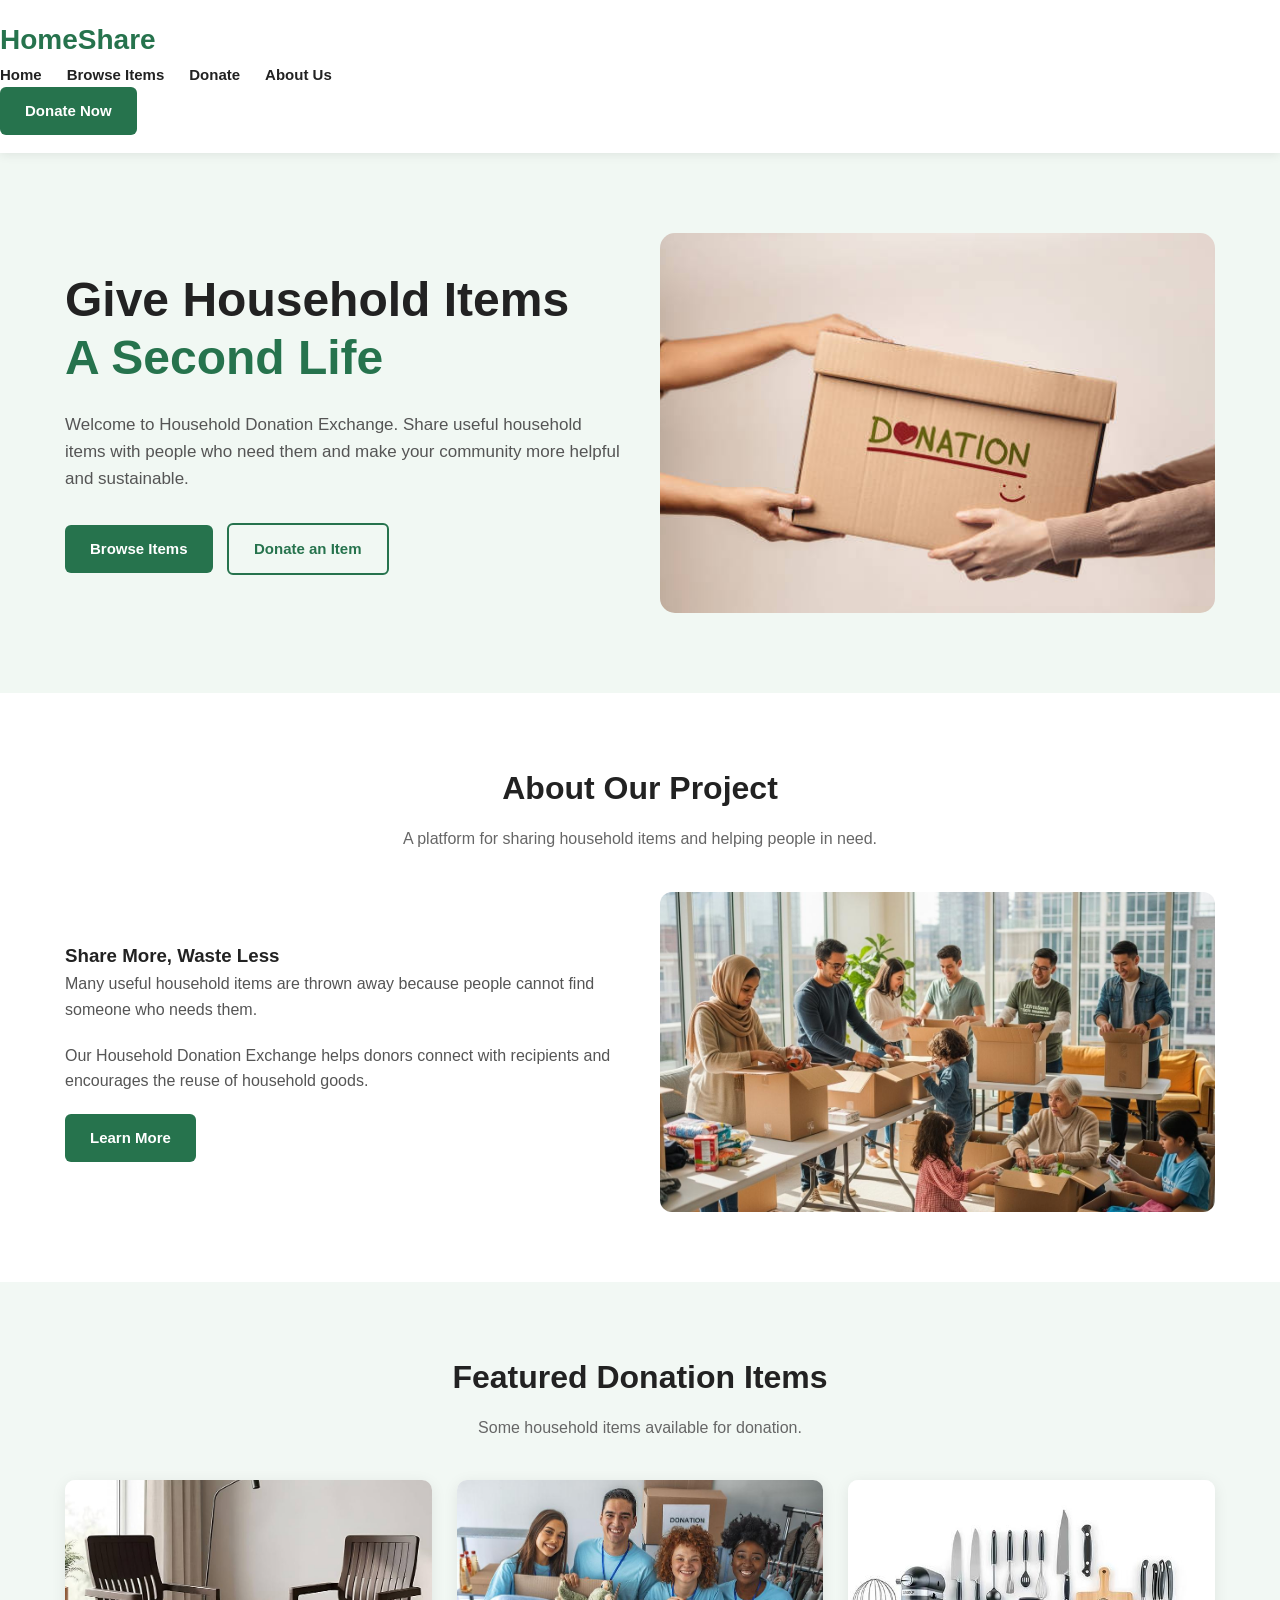
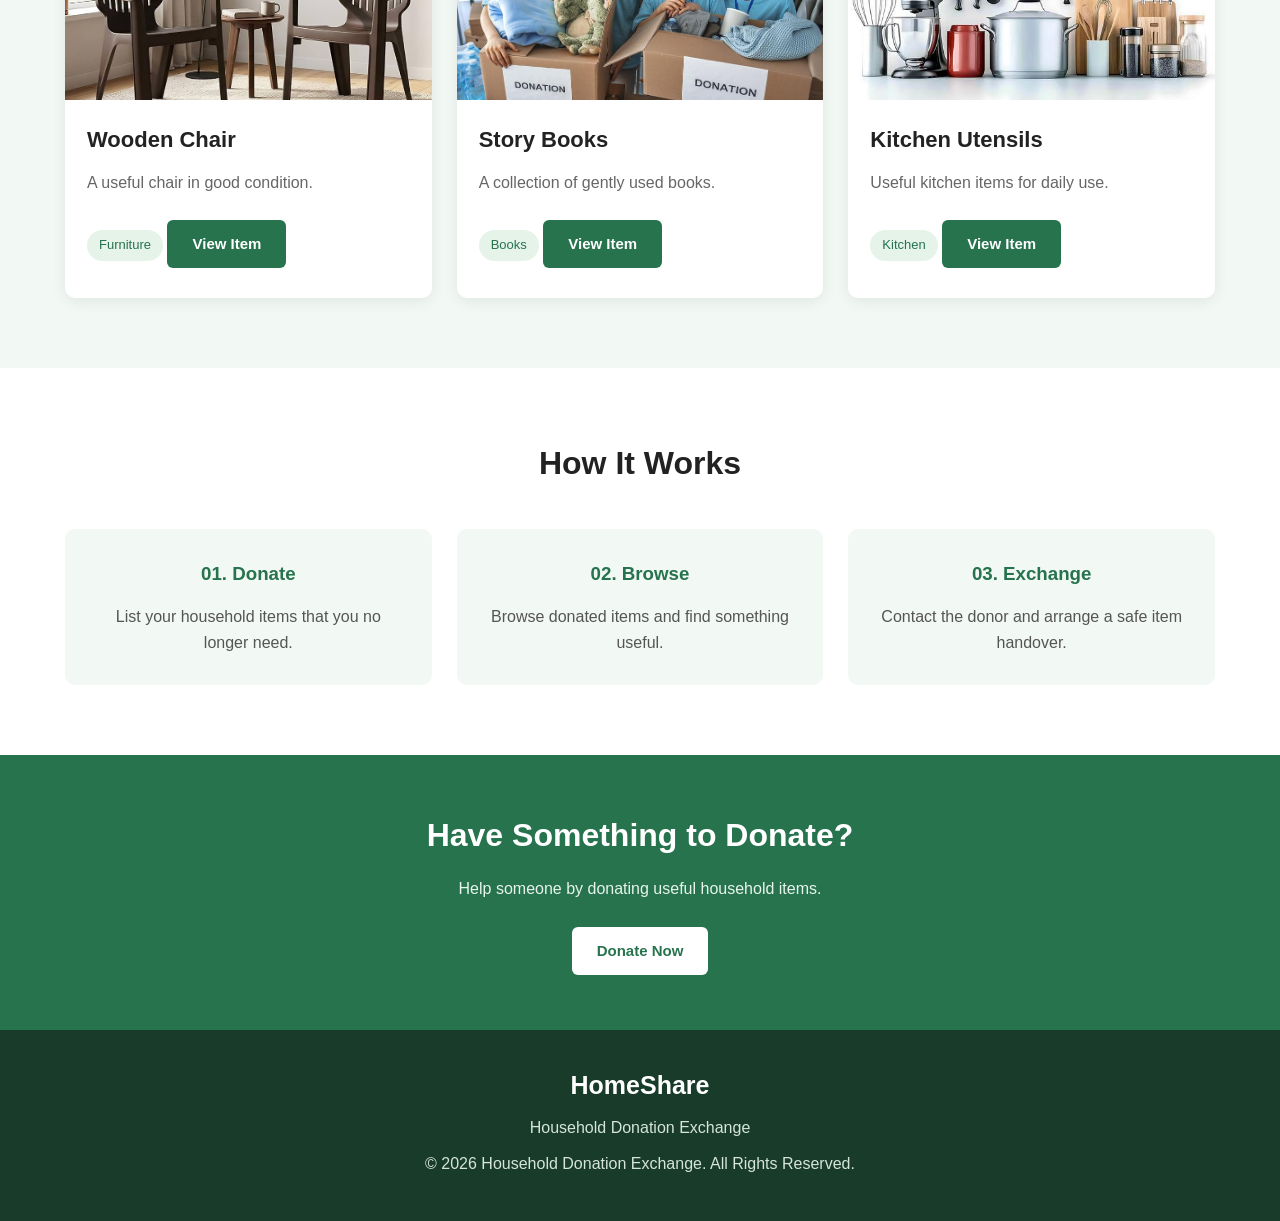
<file: index.html>
<!DOCTYPE html>
<html lang="en">

<head>
    <meta charset="UTF-8">

    <meta name="viewport"
          content="width=device-width, initial-scale=1.0">

    <title>Household Donation Exchange</title>

    <link rel="stylesheet" href="style.css">
</head>

<body>

<!-- ================= HEADER ================= -->

<header class="navbar">

    <div class="container-navbar">

        <div class="logo">
            <a href="index.html">HomeShare</a>
        </div>

        <nav>
            <a href="index.html">Home</a>
            <a href="browse.html">Browse Items</a>
            <a href="donate.html">Donate</a>
            <a href="about.html">About Us</a>
        </nav>

        <a href="donate.html" class="btn">
            Donate Now
        </a>

    </div>

</header>


<!-- ================= HERO SECTION ================= -->

<section class="hero">

    <div class="container hero-content">

        <div class="hero-text">

            <h1>
                Give Household Items
                <span>A Second Life</span>
            </h1>

            <p>
                Welcome to Household Donation Exchange.
                Share useful household items with people
                who need them and make your community
                more helpful and sustainable.
            </p>

            <a href="browse.html" class="btn">
                Browse Items
            </a>

            <a href="donate.html" class="btn btn-outline">
                Donate an Item
            </a>

        </div>

        <div class="hero-image">

            <!-- (Insert Image Here: Household Donation) -->

            <img src="tt.img.jpeg"
                 alt="Household donation">

        </div>

    </div>

</section>


<!-- ================= ABOUT SECTION ================= -->

<section class="section">

    <div class="container">

        <div class="section-heading">

            <h2>About Our Project</h2>

            <p>
                A platform for sharing household items
                and helping people in need.
            </p>

        </div>

        <div class="about-content">

            <div>

                <h3>Share More, Waste Less</h3>

                <p>
                    Many useful household items are thrown
                    away because people cannot find someone
                    who needs them.
                </p>

                <p>
                    Our Household Donation Exchange helps
                    donors connect with recipients and
                    encourages the reuse of household goods.
                </p>

                <a href="about.html" class="btn">
                    Learn More
                </a>

            </div>

            <div>

                <!-- (Insert Image Here: Community Helping People) -->

                <img src="hy.img"
                     alt="Community helping people">

            </div>

        </div>

    </div>

</section>


<!-- ================= FEATURED ITEMS ================= -->

<section class="section light-bg">

    <div class="container">

        <div class="section-heading">

            <h2>Featured Donation Items</h2>

            <p>
                Some household items available for donation.
            </p>

        </div>

        <div class="card-container">

            <!-- ITEM 1 -->

            <div class="item-card">

                <!-- (Insert Image Here: Furniture) -->

                <img src="ttt.img.jpeg"
                     alt="Furniture">

                <div class="card-content">

                    <h3>Wooden Chair</h3>

                    <p>
                        A useful chair in good condition.
                    </p>

                    <span class="category">
                        Furniture
                    </span>

                    <a href="browse.html" class="btn">
                        View Item
                    </a>

                </div>

            </div>


            <!-- ITEM 2 -->

            <div class="item-card">

                <!-- (Insert Image Here: Books) -->

                <img src="hy2.img"
                     alt="Books">

                <div class="card-content">

                    <h3>Story Books</h3>

                    <p>
                        A collection of gently used books.
                    </p>

                    <span class="category">
                        Books
                    </span>

                    <a href="browse.html" class="btn">
                        View Item
                    </a>

                </div>

            </div>


            <!-- ITEM 3 -->

            <div class="item-card">

                <!-- (Insert Image Here: Kitchen Items) -->

                <img src="kk.img.jpeg"
                     alt="Kitchen items">

                <div class="card-content">

                    <h3>Kitchen Utensils</h3>

                    <p>
                        Useful kitchen items for daily use.
                    </p>

                    <span class="category">
                        Kitchen
                    </span>

                    <a href="browse.html" class="btn">
                        View Item
                    </a>

                </div>

            </div>

        </div>

    </div>

</section>


<!-- ================= HOW IT WORKS ================= -->

<section class="section">

    <div class="container">

        <div class="section-heading">

            <h2>How It Works</h2>

        </div>

        <div class="steps">

            <div class="step-card">

                <h3>01. Donate</h3>

                <p>
                    List your household items that
                    you no longer need.
                </p>

            </div>

            <div class="step-card">

                <h3>02. Browse</h3>

                <p>
                    Browse donated items and find
                    something useful.
                </p>

            </div>

            <div class="step-card">

                <h3>03. Exchange</h3>

                <p>
                    Contact the donor and arrange
                    a safe item handover.
                </p>

            </div>

        </div>

    </div>

</section>


<!-- ================= CALL TO ACTION ================= -->

<section class="cta">

    <div class="container">

        <h2>Have Something to Donate?</h2>

        <p>
            Help someone by donating useful
            household items.
        </p>

        <a href="donate.html" class="btn">
            Donate Now
        </a>

    </div>

</section>


<!-- ================= FOOTER ================= -->

<footer>

    <div class="container footer-content">

        <h3>HomeShare</h3>

        <p>
            Household Donation Exchange
        </p>

        <p>
            © 2026 Household Donation Exchange.
            All Rights Reserved.
        </p>

    </div>

</footer>

</body>
</html>
</file>
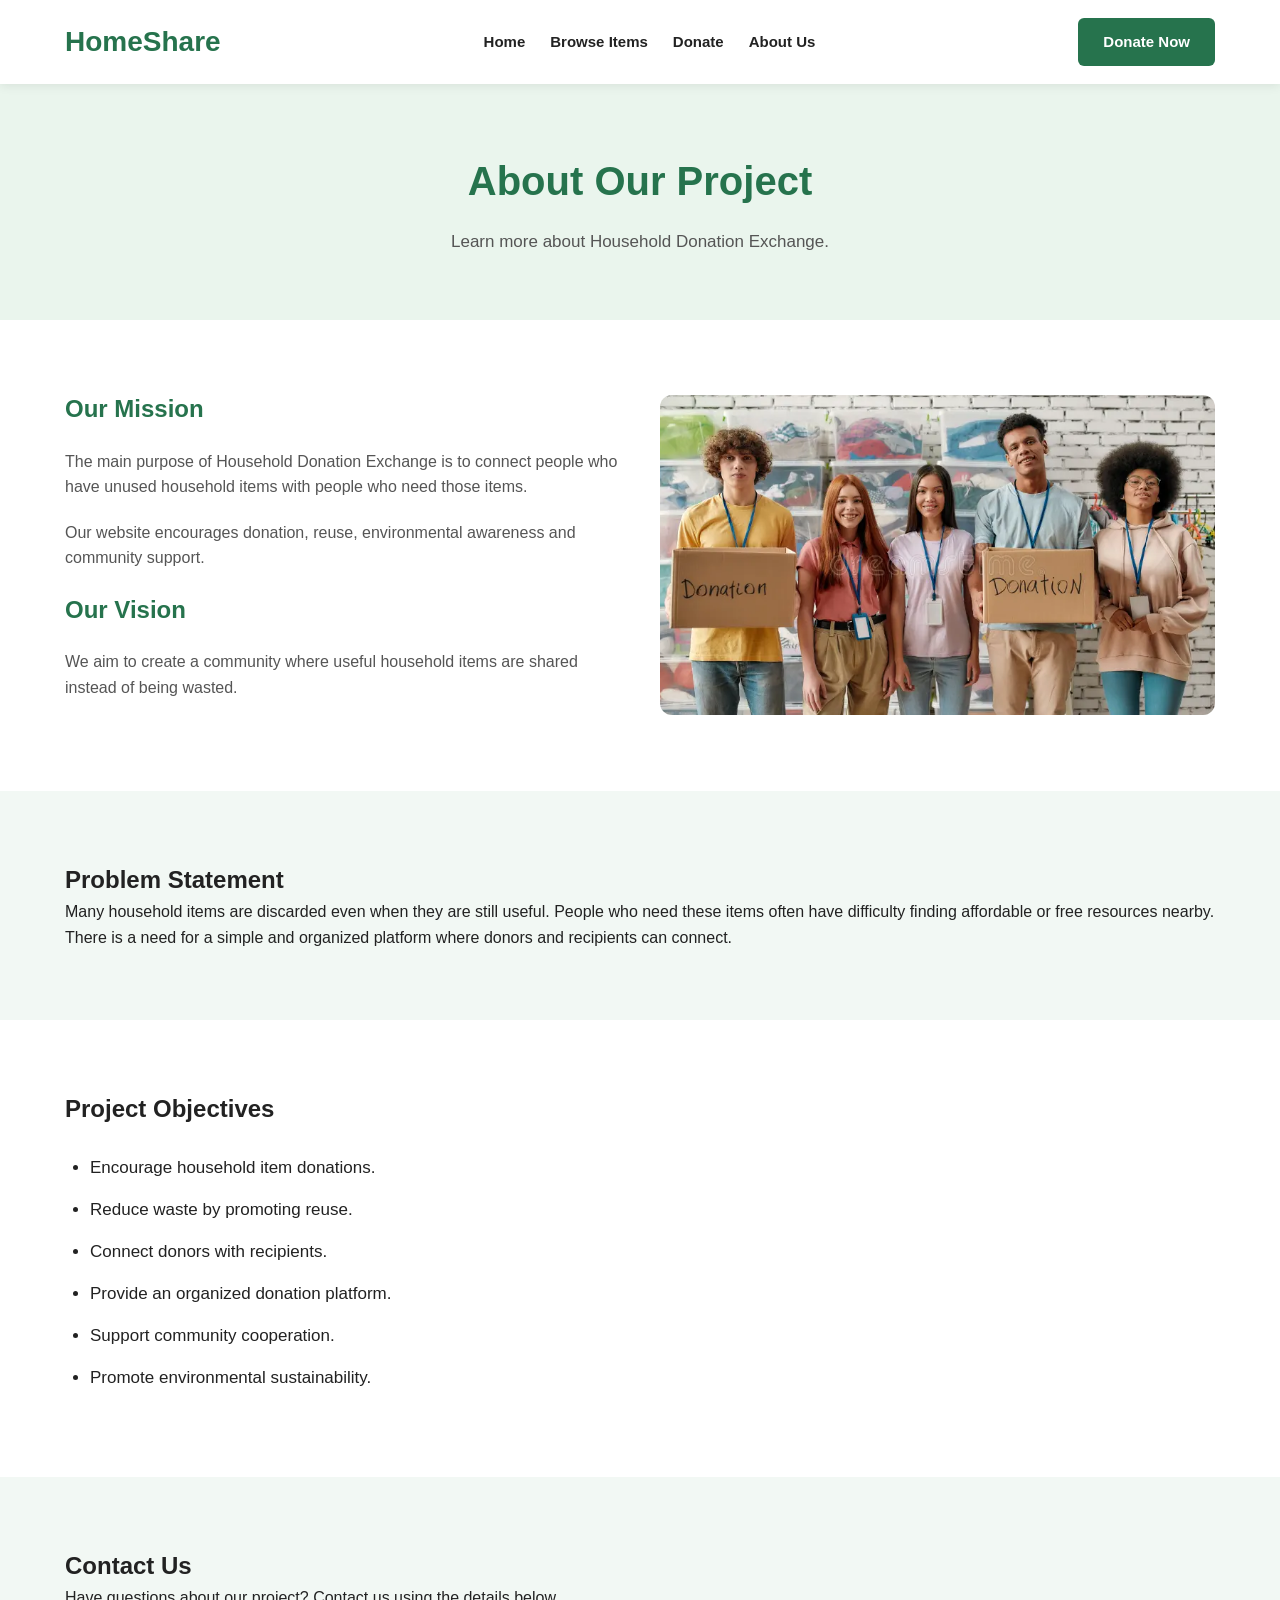
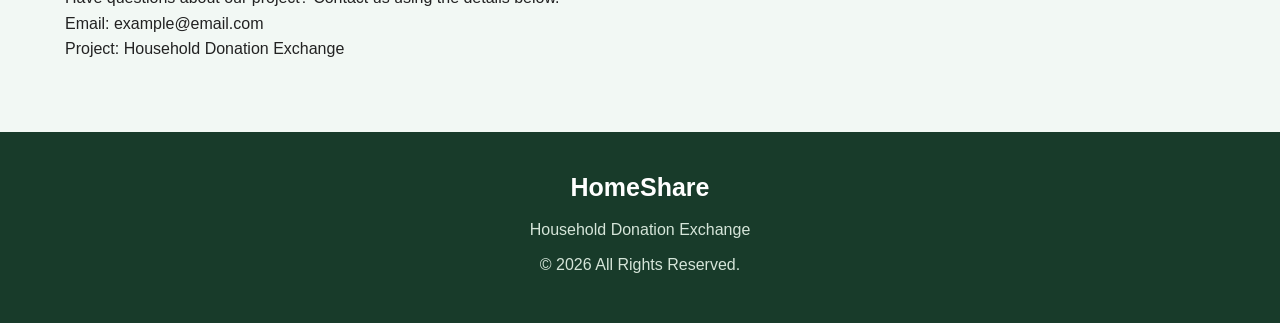
<file: about.html>
<!DOCTYPE html>
<html lang="en">

<head>

    <meta charset="UTF-8">

    <meta name="viewport"
          content="width=device-width, initial-scale=1.0">

    <title>About Us</title>

    <link rel="stylesheet" href="style.css">

</head>

<body>

<header>

    <div class="container navbar">

        <div class="logo">
            <a href="index.html">HomeShare</a>
        </div>

        <nav>
            <a href="index.html">Home</a>
            <a href="browse.html">Browse Items</a>
            <a href="donate.html">Donate</a>
            <a href="about.html">About Us</a>
        </nav>

        <a href="donate.html" class="btn">
            Donate Now
        </a>

    </div>

</header>


<section class="page-banner">

    <div class="container">

        <h1>About Our Project</h1>

        <p>
            Learn more about Household Donation Exchange.
        </p>

    </div>

</section>


<!-- ================= PROJECT INFORMATION ================= -->

<section class="section">

    <div class="container about-content">

        <div>

            <h2>Our Mission</h2>

            <p>
                The main purpose of Household Donation
                Exchange is to connect people who have
                unused household items with people
                who need those items.
            </p>

            <p>
                Our website encourages donation,
                reuse, environmental awareness and
                community support.
            </p>

            <h2>Our Vision</h2>

            <p>
                We aim to create a community where
                useful household items are shared
                instead of being wasted.
            </p>

        </div>

        <div>

            <!-- (Insert Image Here: Donation Community) -->

            <img src="dono.img"
                 alt="Donation community">

        </div>

    </div>

</section>


<!-- ================= PROBLEM STATEMENT ================= -->

<section class="section light-bg">

    <div class="container">

        <h2>Problem Statement</h2>

        <p>
            Many household items are discarded
            even when they are still useful.
            People who need these items often
            have difficulty finding affordable
            or free resources nearby.
        </p>

        <p>
            There is a need for a simple and
            organized platform where donors
            and recipients can connect.
        </p>

    </div>

</section>


<!-- ================= OBJECTIVES ================= -->

<section class="section">

    <div class="container">

        <h2>Project Objectives</h2>

        <ul class="objectives">

            <li>
                Encourage household item donations.
            </li>

            <li>
                Reduce waste by promoting reuse.
            </li>

            <li>
                Connect donors with recipients.
            </li>

            <li>
                Provide an organized donation platform.
            </li>

            <li>
                Support community cooperation.
            </li>

            <li>
                Promote environmental sustainability.
            </li>

        </ul>

    </div>

</section>


<!-- ================= CONTACT ================= -->

<section class="section light-bg">

    <div class="container">

        <h2>Contact Us</h2>

        <p>
            Have questions about our project?
            Contact us using the details below.
        </p>

        <p>
            Email: example@email.com
        </p>

        <p>
            Project: Household Donation Exchange
        </p>

    </div>

</section>


<footer>

    <div class="container footer-content">

        <h3>HomeShare</h3>

        <p>
            Household Donation Exchange
        </p>

        <p>
            © 2026 All Rights Reserved.
        </p>

    </div>

</footer>

</body>
</html>
</file>
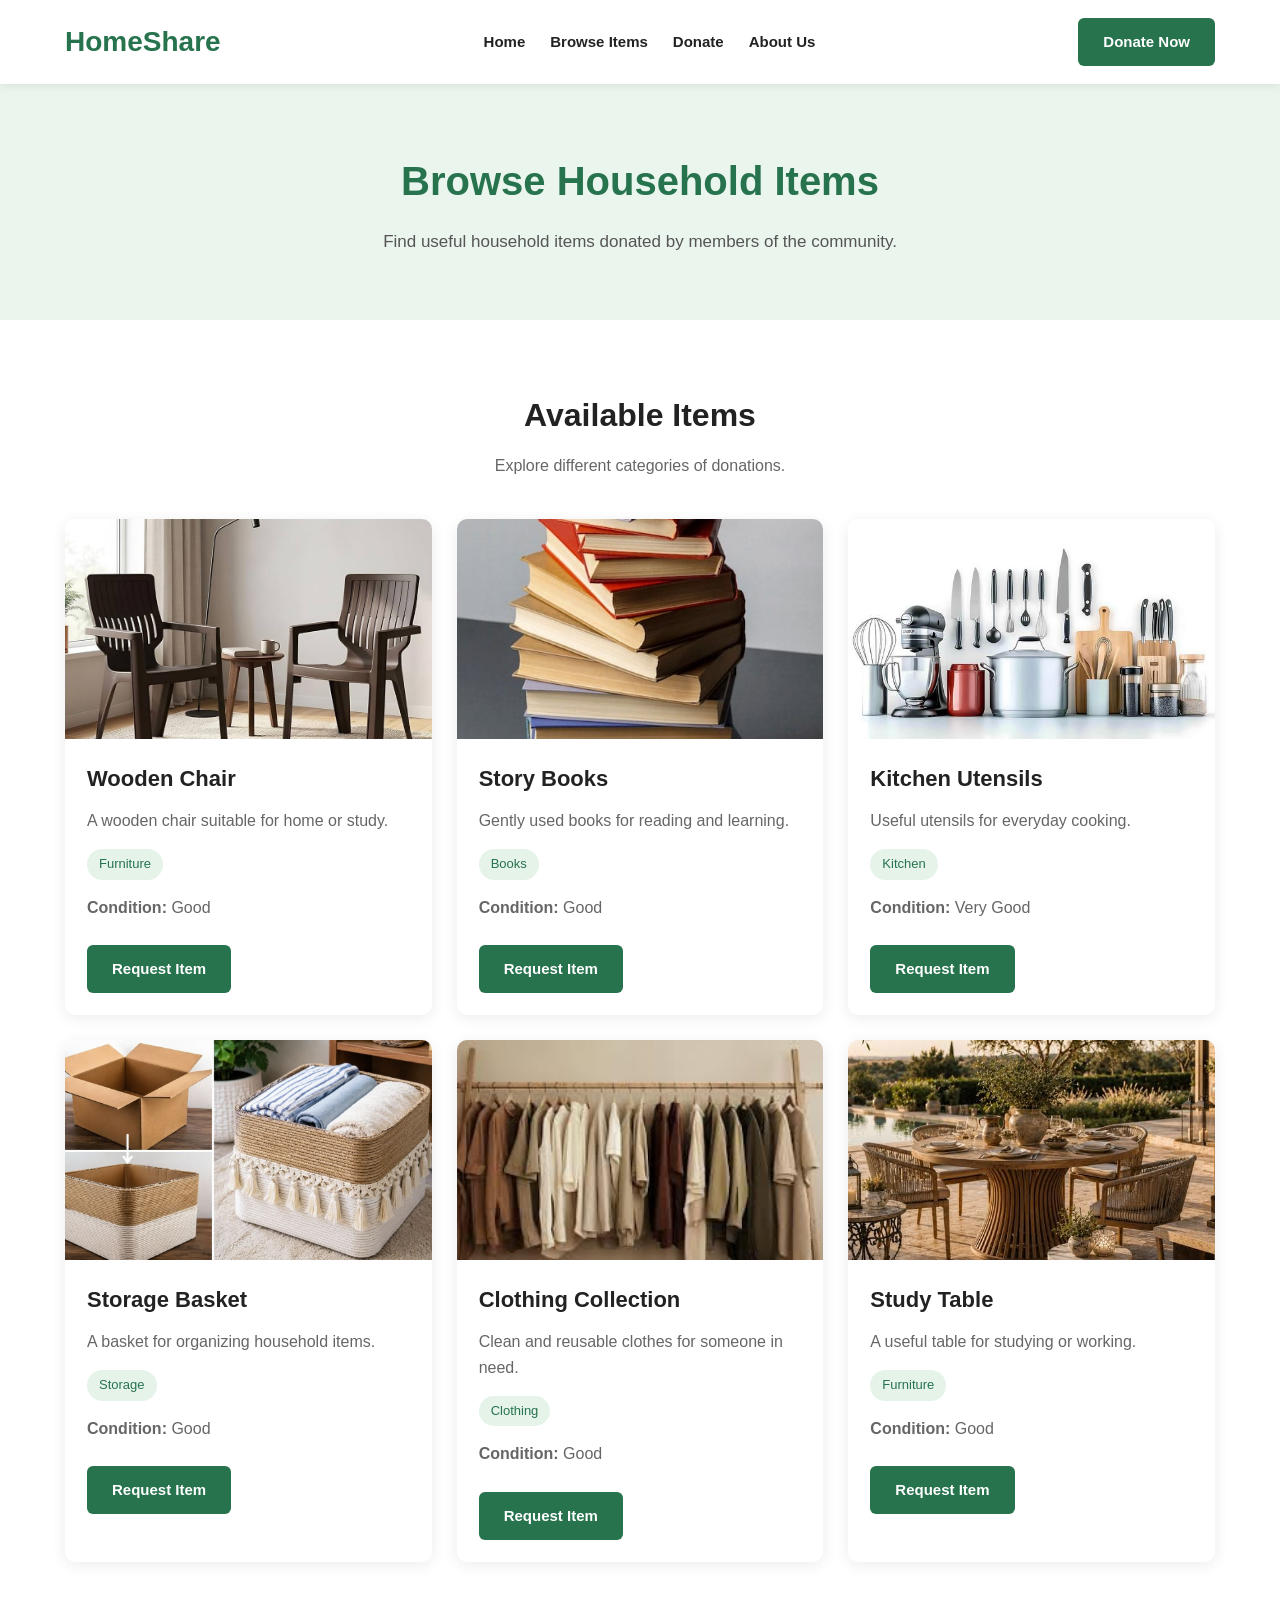
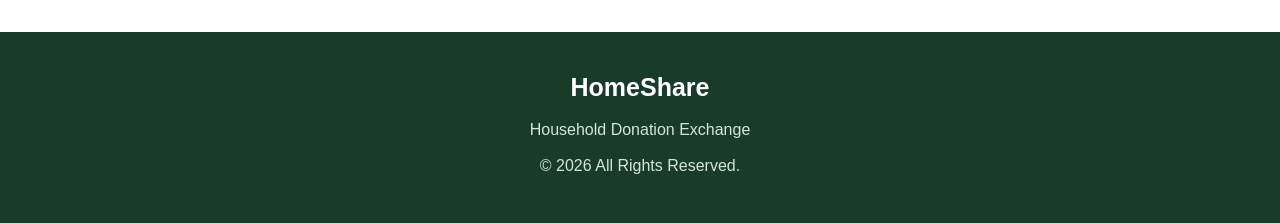
<file: browse.html>
<!DOCTYPE html>
<html lang="en">

<head>

    <meta charset="UTF-8">

    <meta name="viewport"
          content="width=device-width, initial-scale=1.0">

    <title>Browse Items</title>

    <link rel="stylesheet" href="style.css">

</head>

<body>

<header>

    <div class="container navbar">

        <div class="logo">
            <a href="index.html">HomeShare</a>
        </div>

        <nav>
            <a href="index.html">Home</a>
            <a href="browse.html">Browse Items</a>
            <a href="donate.html">Donate</a>
            <a href="about.html">About Us</a>
        </nav>

        <a href="donate.html" class="btn">
            Donate Now
        </a>

    </div>

</header>


<section class="page-banner">

    <div class="container">

        <h1>Browse Household Items</h1>

        <p>
            Find useful household items donated
            by members of the community.
        </p>

    </div>

</section>


<section class="section">

    <div class="container">

        <div class="section-heading">

            <h2>Available Items</h2>

            <p>
                Explore different categories of donations.
            </p>

        </div>


        <div class="card-container">


            <!-- ITEM 1 -->

            <div class="item-card">

                <!-- (Insert Image Here: Chair) -->

                <img src="ttt.img.jpeg"
                     alt="Chair">

                <div class="card-content">

                    <h3>Wooden Chair</h3>

                    <p>
                        A wooden chair suitable
                        for home or study.
                    </p>

                    <span class="category">
                        Furniture
                    </span>

                    <p><strong>Condition:</strong> Good</p>

                    <a href="donate.html" class="btn">
                        Request Item
                    </a>

                </div>

            </div>


            <!-- ITEM 2 -->

            <div class="item-card">

                <!-- (Insert Image Here: Books) -->

                <img src="na.img.jpeg"
                     alt="Books">

                <div class="card-content">

                    <h3>Story Books</h3>

                    <p>
                        Gently used books for
                        reading and learning.
                    </p>

                    <span class="category">
                        Books
                    </span>

                    <p><strong>Condition:</strong> Good</p>

                    <a href="donate.html" class="btn">
                        Request Item
                    </a>

                </div>

            </div>


            <!-- ITEM 3 -->

            <div class="item-card">

                <!-- (Insert Image Here: Kitchen Utensils) -->

                <img src="kk.img.jpeg"
                     alt="Kitchen utensils">

                <div class="card-content">

                    <h3>Kitchen Utensils</h3>

                    <p>
                        Useful utensils for
                        everyday cooking.
                    </p>

                    <span class="category">
                        Kitchen
                    </span>

                    <p><strong>Condition:</strong> Very Good</p>

                    <a href="donate.html" class="btn">
                        Request Item
                    </a>

                </div>

            </div>


            <!-- ITEM 4 -->

            <div class="item-card">

                <!-- (Insert Image Here: Storage Basket) -->

                <img src="What.img.jpeg"
                     alt="Storage basket">

                <div class="card-content">

                    <h3>Storage Basket</h3>

                    <p>
                        A basket for organizing
                        household items.
                    </p>

                    <span class="category">
                        Storage
                    </span>

                    <p><strong>Condition:</strong> Good</p>

                    <a href="donate.html" class="btn">
                        Request Item
                    </a>

                </div>

            </div>


            <!-- ITEM 5 -->

            <div class="item-card">

                <!-- (Insert Image Here: Clothes) -->

                <img src="clo.img.jpeg"
                     alt="Clothes">

                <div class="card-content">

                    <h3>Clothing Collection</h3>

                    <p>
                        Clean and reusable clothes
                        for someone in need.
                    </p>

                    <span class="category">
                        Clothing
                    </span>

                    <p><strong>Condition:</strong> Good</p>

                    <a href="donate.html" class="btn">
                        Request Item
                    </a>

                </div>

            </div>


            <!-- ITEM 6 -->

            <div class="item-card">

                <!-- (Insert Image Here: Table) -->

                <img src="t.img.jpeg"
                     alt="Table">

                <div class="card-content">

                    <h3>Study Table</h3>

                    <p>
                        A useful table for
                        studying or working.
                    </p>

                    <span class="category">
                        Furniture
                    </span>

                    <p><strong>Condition:</strong> Good</p>

                    <a href="donate.html" class="btn">
                        Request Item
                    </a>

                </div>

            </div>

        </div>

    </div>

</section>


<footer>

    <div class="container footer-content">

        <h3>HomeShare</h3>

        <p>
            Household Donation Exchange
        </p>

        <p>
            © 2026 All Rights Reserved.
        </p>

    </div>

</footer>

</body>
</html>
</file>
<file: style.css>
/* ==========================================
   HOUSEHOLD DONATION EXCHANGE
   COMPLETE CSS STYLESHEET
========================================== */


/* ---------- GENERAL STYLING ---------- */

* {
    margin: 0;
    padding: 0;
    box-sizing: border-box;
}

html {
    scroll-behavior: smooth;
}

body {
    font-family: Arial, Helvetica, sans-serif;
    background-color: #ffffff;
    color: #222222;
    line-height: 1.6;
}

img {
    width: 100%;
    display: block;
}

a {
    text-decoration: none;
    color: inherit;
}

.container {
    width: 90%;
    max-width: 1150px;
    margin: auto;
}

.section {
    padding: 70px 0;
}

.light-bg {
    background-color: #f2f8f4;
}


/* ---------- HEADER ---------- */

header {
    background-color: #ffffff;
    box-shadow: 0 2px 10px rgba(0,0,0,0.08);
    position: sticky;
    top: 0;
    z-index: 100;
}

.navbar {
    display: flex;
    justify-content: space-between;
    align-items: center;
    padding: 18px 0;
}

.logo a {
    font-size: 28px;
    font-weight: bold;
    color: #26734d;
}

nav {
    display: flex;
    gap: 25px;
}

nav a {
    font-size: 15px;
    font-weight: 600;
    transition: 0.3s;
}

nav a:hover {
    color: #26734d;
}


/* ---------- BUTTONS ---------- */

.btn {
    display: inline-block;
    background-color: #26734d;
    color: white;
    padding: 12px 25px;
    border-radius: 6px;
    border: none;
    cursor: pointer;
    font-size: 15px;
    font-weight: bold;
    transition: 0.3s;
}

.btn:hover {
    background-color: #174b32;
    transform: translateY(-2px);
}

.btn-outline {
    background-color: transparent;
    color: #26734d;
    border: 2px solid #26734d;
    margin-left: 10px;
}

.btn-outline:hover {
    background-color: #26734d;
    color: white;
}


/* ---------- HERO SECTION ---------- */

.hero {
    background-color: #f1f8f3;
    padding: 80px 0;
}

.hero-content {
    display: grid;
    grid-template-columns: 1fr 1fr;
    align-items: center;
    gap: 40px;
}

.hero-text h1 {
    font-size: 48px;
    line-height: 1.2;
    margin-bottom: 25px;
}

.hero-text h1 span {
    color: #26734d;
    display: block;
}

.hero-text p {
    font-size: 17px;
    color: #555555;
    margin-bottom: 30px;
}

.hero-image img {
    height: 380px;
    object-fit: cover;
    border-radius: 15px;
}


/* ---------- PAGE BANNER ---------- */

.page-banner {
    background-color: #eaf5ed;
    padding: 65px 0;
    text-align: center;
}

.page-banner h1 {
    font-size: 40px;
    color: #26734d;
    margin-bottom: 15px;
}

.page-banner p {
    color: #555555;
    font-size: 17px;
}


/* ---------- SECTION HEADINGS ---------- */

.section-heading {
    text-align: center;
    margin-bottom: 40px;
}

.section-heading h2 {
    font-size: 32px;
    margin-bottom: 12px;
}

.section-heading p {
    color: #666666;
}


/* ---------- ABOUT SECTION ---------- */

.about-content {
    display: grid;
    grid-template-columns: 1fr 1fr;
    gap: 40px;
    align-items: center;
}

.about-content h2 {
    margin-bottom: 20px;
    color: #26734d;
}

.about-content p {
    margin-bottom: 20px;
    color: #555555;
}

.about-content img {
    height: 320px;
    object-fit: cover;
    border-radius: 12px;
}


/* ---------- ITEM CARDS ---------- */

.card-container {
    display: grid;
    grid-template-columns: repeat(3, 1fr);
    gap: 25px;
}

.item-card {
    background-color: #ffffff;
    border-radius: 10px;
    overflow: hidden;
    box-shadow: 0 3px 15px rgba(0,0,0,0.08);
    transition: 0.3s;
}

.item-card:hover {
    transform: translateY(-5px);
    box-shadow: 0 8px 20px rgba(0,0,0,0.12);
}

.item-card img {
    height: 220px;
    object-fit: cover;
}

.card-content {
    padding: 22px;
}

.card-content h3 {
    margin-bottom: 12px;
    font-size: 22px;
}

.card-content p {
    color: #666666;
    margin-bottom: 15px;
}

.category {
    display: inline-block;
    background-color: #e5f3e9;
    color: #26734d;
    padding: 5px 12px;
    border-radius: 20px;
    font-size: 13px;
    margin-bottom: 15px;
}

.card-content .btn {
    margin-top: 10px;
}


/* ---------- HOW IT WORKS ---------- */

.steps {
    display: grid;
    grid-template-columns: repeat(3, 1fr);
    gap: 25px;
    margin-top: 35px;
}

.step-card {
    background-color: #f2f8f4;
    padding: 30px;
    border-radius: 10px;
    text-align: center;
}

.step-card h3 {
    color: #26734d;
    margin-bottom: 15px;
}

.step-card p {
    color: #555555;
}


/* ---------- CALL TO ACTION ---------- */

.cta {
    background-color: #26734d;
    color: white;
    padding: 55px 0;
    text-align: center;
}

.cta h2 {
    font-size: 32px;
    margin-bottom: 15px;
}

.cta p {
    margin-bottom: 25px;
    color: #e8f5ec;
}

.cta .btn {
    background-color: white;
    color: #26734d;
}

.cta .btn:hover {
    background-color: #e4f0e7;
}


/* ---------- FORMS ---------- */

.form-container {
    max-width: 650px;
    margin: auto;
    background-color: #ffffff;
    padding: 35px;
    border-radius: 12px;
    box-shadow: 0 3px 20px rgba(0,0,0,0.08);
}

.form-container h2 {
    text-align: center;
    margin-bottom: 15px;
    color: #26734d;
}

.form-container p {
    text-align: center;
    margin-bottom: 25px;
    color: #666666;
}

form label {
    display: block;
    font-weight: bold;
    margin-top: 18px;
    margin-bottom: 7px;
}

form input,
form select,
form textarea {
    width: 100%;
    padding: 13px;
    border: 1px solid #cccccc;
    border-radius: 6px;
    font-size: 15px;
    font-family: Arial, sans-serif;
}

form input:focus,
form select:focus,
form textarea:focus {
    outline: 2px solid #a9d7b8;
    border-color: #26734d;
}

form textarea {
    resize: vertical;
}

form button {
    margin-top: 25px;
}


/* ---------- OBJECTIVES ---------- */

.objectives {
    margin-top: 25px;
    padding-left: 25px;
}

.objectives li {
    margin-bottom: 15px;
    font-size: 17px;
}


/* ---------- FOOTER ---------- */

footer {
    background-color: #183b2a;
    color: white;
    padding: 35px 0;
    text-align: center;
}

.footer-content h3 {
    font-size: 25px;
    margin-bottom: 10px;
}

.footer-content p {
    margin-bottom: 10px;
    color: #d5e5d9;
}


/* ---------- RESPONSIVE DESIGN ---------- */

@media (max-width: 900px) {

    .navbar {
        flex-wrap: wrap;
        gap: 15px;
    }

    nav {
        gap: 15px;
    }

    .hero-content {
        grid-template-columns: 1fr;
    }

    .about-content {
        grid-template-columns: 1fr;
    }

    .card-container {
        grid-template-columns: repeat(2, 1fr);
    }

    .steps {
        grid-template-columns: 1fr;
    }

}


@media (max-width: 600px) {

    .navbar {
        flex-direction: column;
    }

    nav {
        flex-wrap: wrap;
        justify-content: center;
    }

    .hero-text h1 {
        font-size: 35px;
    }

    .page-banner h1 {
        font-size: 30px;
    }

    .card-container {
        grid-template-columns: 1fr;
    }

    .hero-image img {
        height: 250px;
    }

    .form-container {
        padding: 20px;
    }

    .btn-outline {
        margin-left: 0;
        margin-top: 10px;
    }

}
</file>
